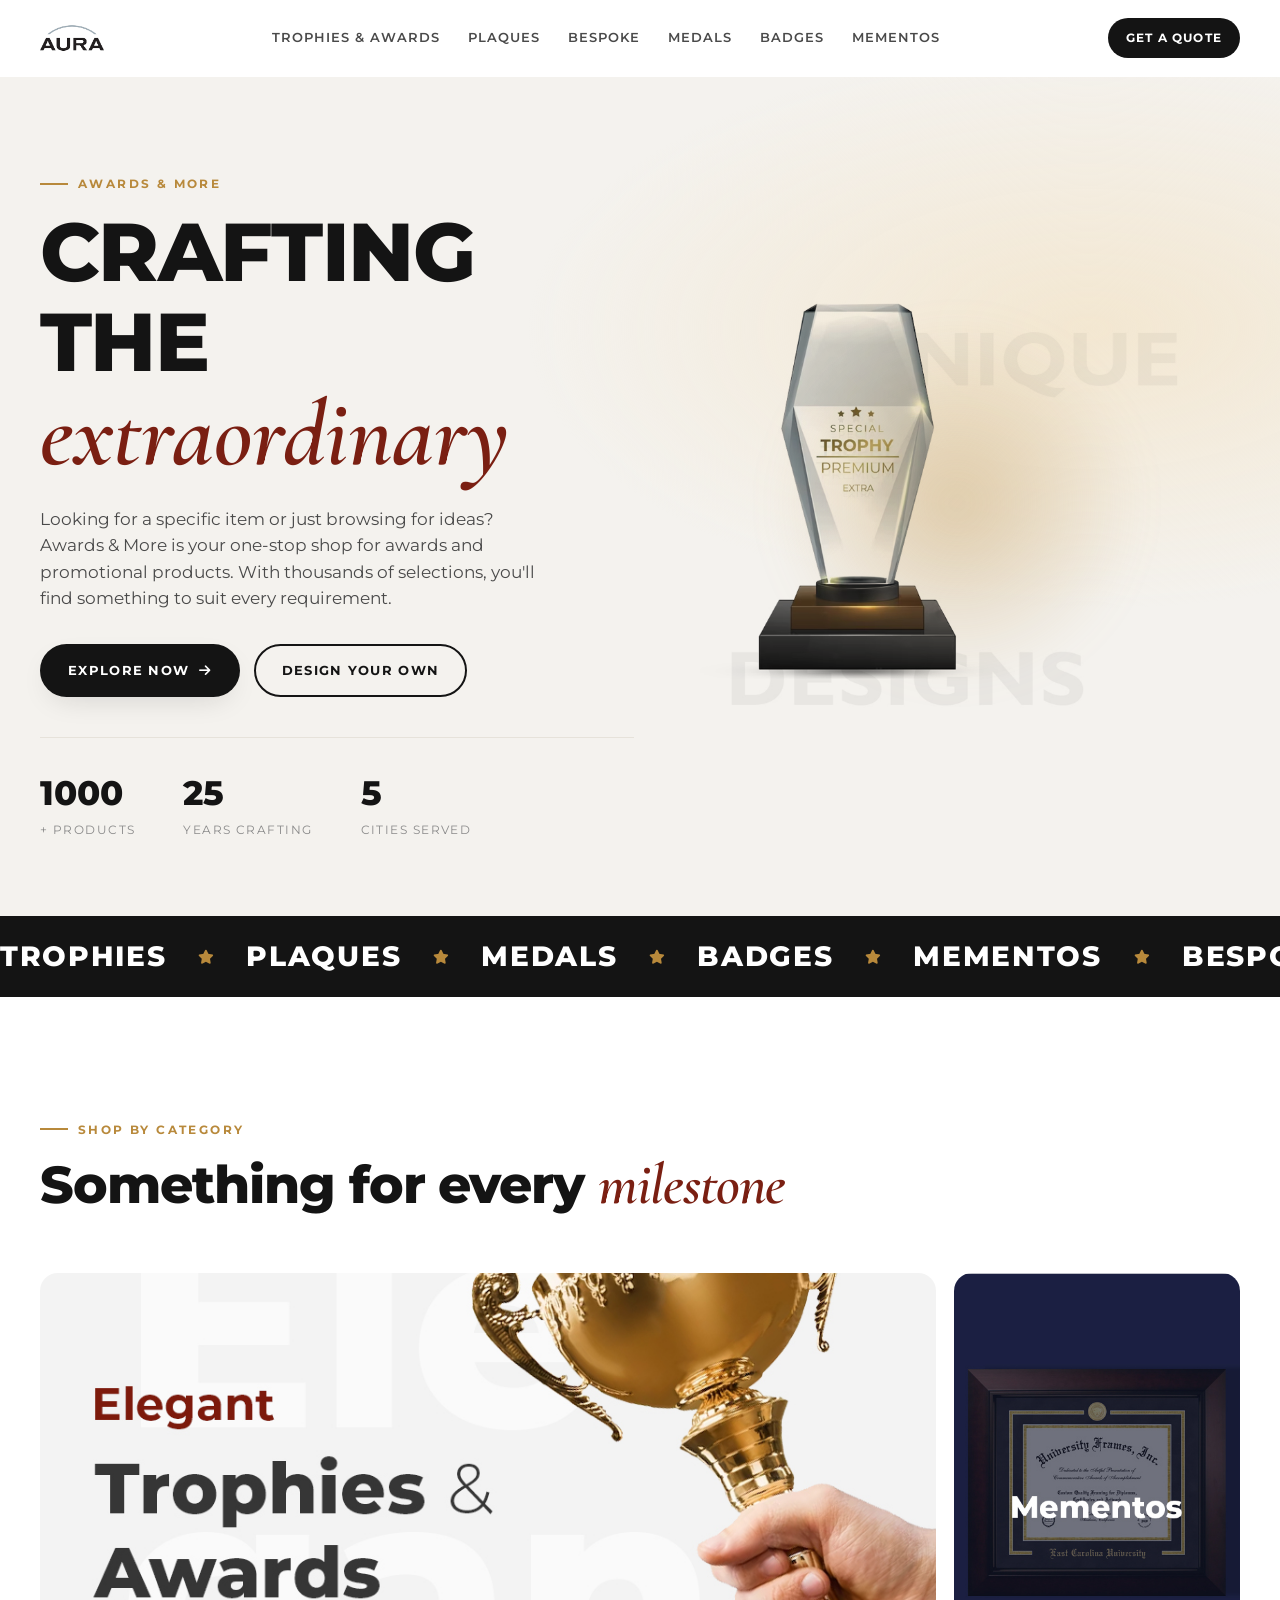
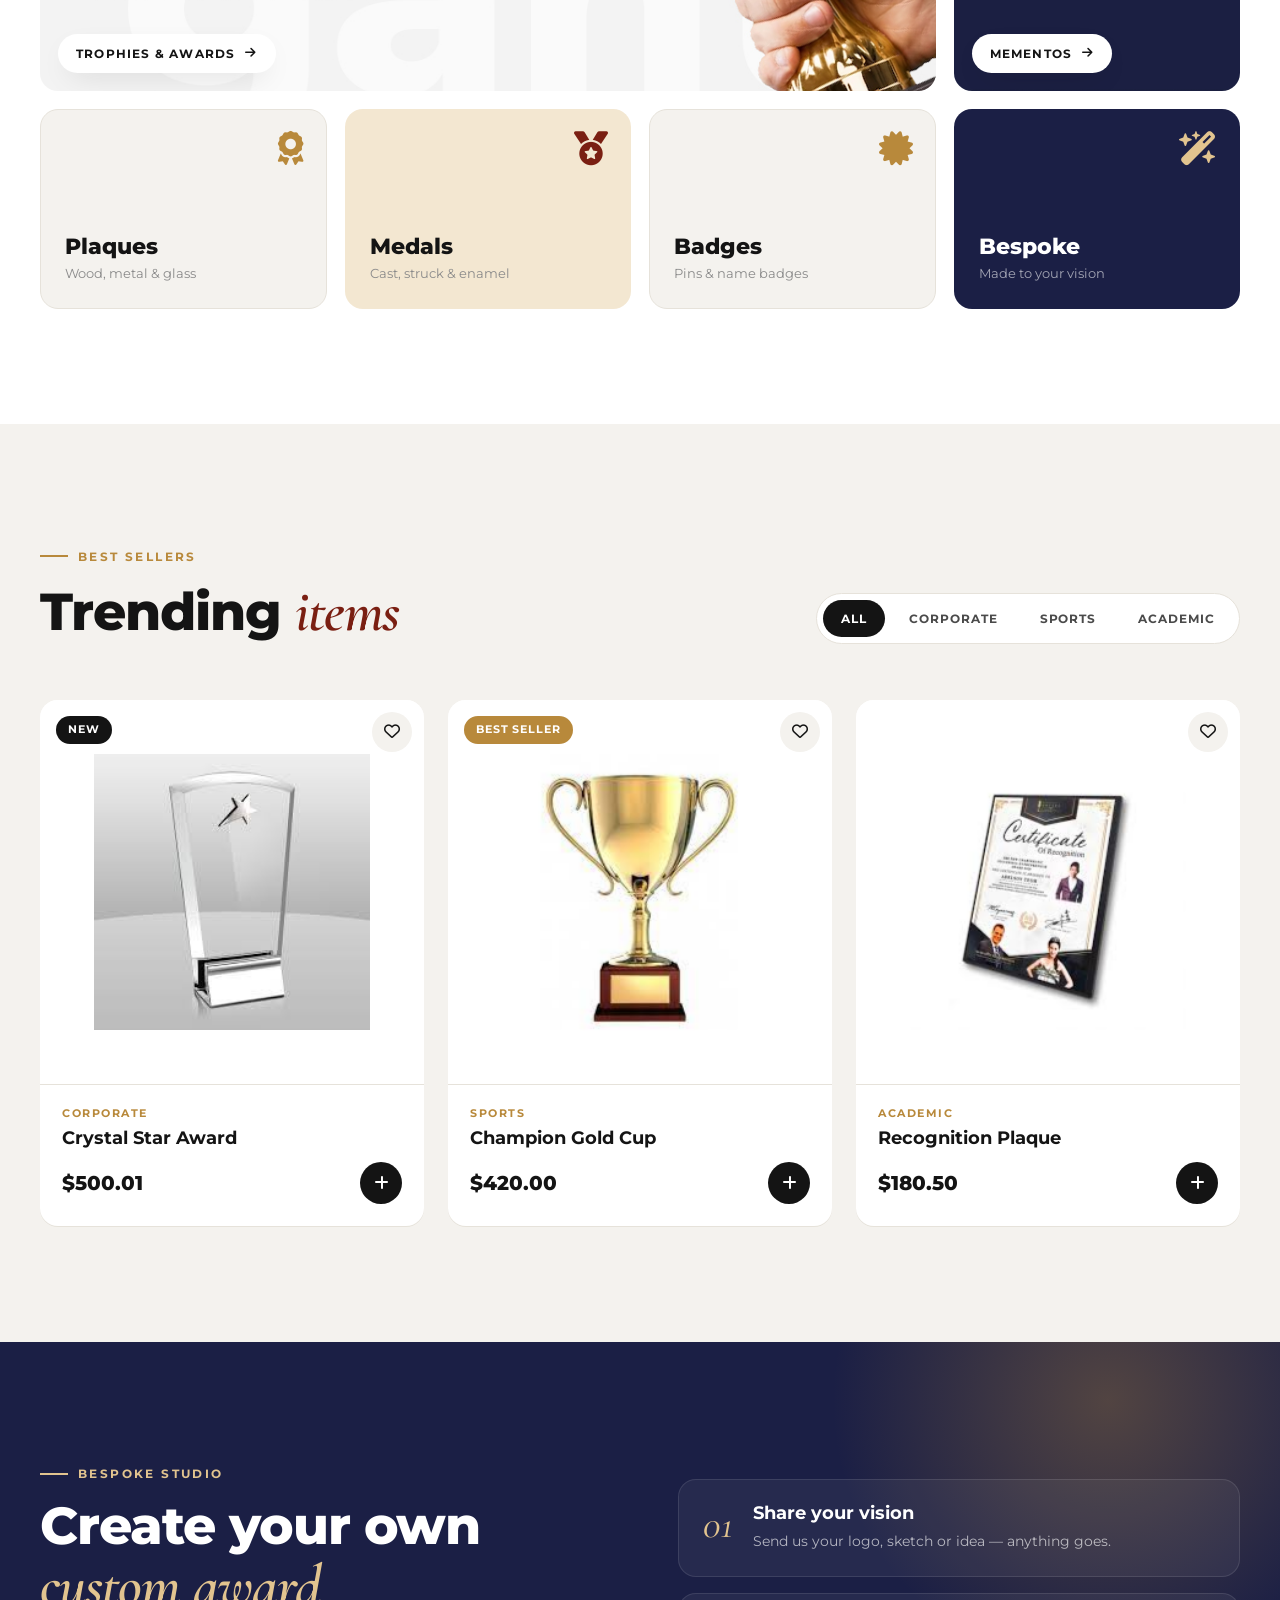
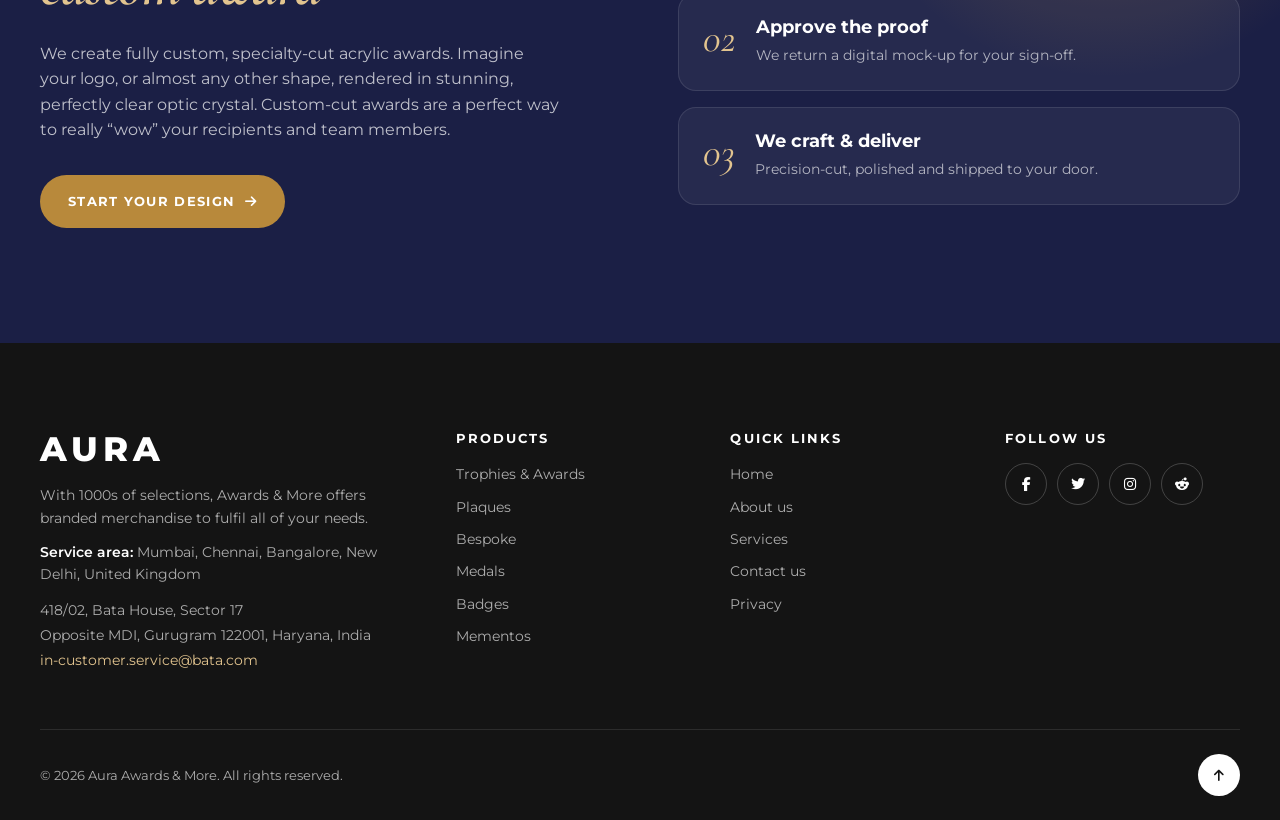
<file: index.html>
<!DOCTYPE html>
<html lang="en">

<head>
    <meta charset="UTF-8">
    <meta name="viewport" content="width=device-width, initial-scale=1.0">
    <title>Aura — Awards &amp; More</title>
    <meta name="description" content="Aura Awards & More: trophies, plaques, medals, badges, mementos and bespoke custom awards.">

    <link rel="preconnect" href="https://fonts.googleapis.com">
    <link rel="preconnect" href="https://fonts.gstatic.com" crossorigin>
    <link rel="stylesheet"
        href="https://fonts.googleapis.com/css2?family=Montserrat:wght@400;500;600;700;800&family=Cormorant+Garamond:ital,wght@1,500;1,600&display=swap">
    <link rel="stylesheet" href="https://cdnjs.cloudflare.com/ajax/libs/font-awesome/6.1.1/css/all.min.css"
        integrity="sha512-KfkfwYDsLkIlwQp6LFnl8zNdLGxu9YAA1QvwINks4PhcElQSvqcyVLLD9aMhXd13uQjoXtEKNosOWaZqXgel0g=="
        crossorigin="anonymous" referrerpolicy="no-referrer" />
    <link rel="stylesheet" href="index.css">
    <script>document.documentElement.classList.add("js");</script>
</head>

<body>
    <!-- ========== NAVBAR ========== -->
    <header class="nav" id="nav">
        <div class="wrap nav__inner">
            <a class="nav__brand" href="#top" aria-label="Aura home">
                <img src="Pictures/download.png" alt="Aura logo">
            </a>

            <nav class="nav__menu" id="navMenu" aria-label="Main">
                <a href="#categories">Trophies &amp; Awards</a>
                <a href="#categories">Plaques</a>
                <a href="#custom">Bespoke</a>
                <a href="#categories">Medals</a>
                <a href="#categories">Badges</a>
                <a href="#categories">Mementos</a>
            </nav>

            <a class="nav__cta" href="#custom">Get a quote</a>

            <button class="nav__toggle" id="navToggle" aria-label="Open menu" aria-expanded="false"
                aria-controls="navMenu">
                <span></span><span></span><span></span>
            </button>
        </div>
    </header>

    <main id="top">
        <!-- ========== HERO ========== -->
        <section class="hero">
            <div class="wrap hero__grid">
                <div class="hero__text">
                    <p class="eyebrow reveal">Awards &amp; More</p>
                    <h1 class="hero__title reveal" style="--d:.1s">
                        Crafting the <em>extraordinary</em>
                    </h1>
                    <p class="hero__lead reveal" style="--d:.2s">
                        Looking for a specific item or just browsing for ideas? Awards &amp; More is your one-stop
                        shop for awards and promotional products. With thousands of selections, you'll find
                        something to suit every requirement.
                    </p>
                    <div class="hero__actions reveal" style="--d:.3s">
                        <a href="#trending" class="btn btn--dark">Explore now <i class="fa-solid fa-arrow-right"></i></a>
                        <a href="#custom" class="btn btn--line">Design your own</a>
                    </div>
                    <ul class="hero__stats reveal" style="--d:.4s">
                        <li><strong data-count="1000">0</strong><span>+ products</span></li>
                        <li><strong data-count="25">0</strong><span>years crafting</span></li>
                        <li><strong data-count="5">0</strong><span>cities served</span></li>
                    </ul>
                </div>
                <div class="hero__media reveal" style="--d:.2s">
                    <div class="hero__glow" aria-hidden="true"></div>
                    <img src="Pictures/s1.png" alt="Premium crystal trophy on a black base" class="hero__img">
                </div>
            </div>
        </section>

        <!-- ========== MARQUEE ========== -->
        <div class="marquee" aria-hidden="true">
            <div class="marquee__track">
                <span>Trophies</span><i class="fa-solid fa-star"></i>
                <span>Plaques</span><i class="fa-solid fa-star"></i>
                <span>Medals</span><i class="fa-solid fa-star"></i>
                <span>Badges</span><i class="fa-solid fa-star"></i>
                <span>Mementos</span><i class="fa-solid fa-star"></i>
                <span>Bespoke</span><i class="fa-solid fa-star"></i>
                <span>Trophies</span><i class="fa-solid fa-star"></i>
                <span>Plaques</span><i class="fa-solid fa-star"></i>
                <span>Medals</span><i class="fa-solid fa-star"></i>
                <span>Badges</span><i class="fa-solid fa-star"></i>
                <span>Mementos</span><i class="fa-solid fa-star"></i>
                <span>Bespoke</span><i class="fa-solid fa-star"></i>
            </div>
        </div>

        <!-- ========== CATEGORIES (bento) ========== -->
        <section class="section" id="categories">
            <div class="wrap">
                <div class="section__head reveal">
                    <p class="eyebrow">Shop by category</p>
                    <h2 class="section__title">Something for every <em>milestone</em></h2>
                </div>

                <div class="bento">
                    <a href="#trending" class="tile tile--photo tile--wide reveal">
                        <img src="Pictures/1.png" alt="Hand holding a gold trophy cup — Elegant Trophies & Awards">
                        <span class="tile__tag">Trophies &amp; Awards <i class="fa-solid fa-arrow-right"></i></span>
                    </a>
                    <a href="#trending" class="tile tile--photo tile--tall reveal" style="--d:.1s">
                        <img src="Pictures/3.png" alt="Framed university diploma — Mementos">
                        <span class="tile__tag">Mementos <i class="fa-solid fa-arrow-right"></i></span>
                    </a>
                    <a href="#trending" class="tile tile--icon reveal" style="--d:.15s">
                        <i class="fa-solid fa-award"></i>
                        <h3>Plaques</h3>
                        <p>Wood, metal &amp; glass</p>
                    </a>
                    <a href="#trending" class="tile tile--icon tile--gold reveal" style="--d:.2s">
                        <i class="fa-solid fa-medal"></i>
                        <h3>Medals</h3>
                        <p>Cast, struck &amp; enamel</p>
                    </a>
                    <a href="#trending" class="tile tile--icon reveal" style="--d:.25s">
                        <i class="fa-solid fa-certificate"></i>
                        <h3>Badges</h3>
                        <p>Pins &amp; name badges</p>
                    </a>
                    <a href="#custom" class="tile tile--icon tile--dark reveal" style="--d:.3s">
                        <i class="fa-solid fa-wand-magic-sparkles"></i>
                        <h3>Bespoke</h3>
                        <p>Made to your vision</p>
                    </a>
                </div>
            </div>
        </section>

        <!-- ========== TRENDING ========== -->
        <section class="section section--tint" id="trending">
            <div class="wrap">
                <div class="section__head section__head--row reveal">
                    <div>
                        <p class="eyebrow">Best sellers</p>
                        <h2 class="section__title">Trending <em>items</em></h2>
                    </div>
                    <div class="tabs" role="tablist" aria-label="Filter products">
                        <button class="tabs__btn is-active" data-filter="all" role="tab" aria-selected="true">All</button>
                        <button class="tabs__btn" data-filter="corporate" role="tab" aria-selected="false">Corporate</button>
                        <button class="tabs__btn" data-filter="sports" role="tab" aria-selected="false">Sports</button>
                        <button class="tabs__btn" data-filter="academic" role="tab" aria-selected="false">Academic</button>
                    </div>
                </div>

                <div class="products">
                    <article class="card reveal" data-cat="corporate">
                        <div class="card__media">
                            <span class="card__badge">New</span>
                            <img src="Pictures/download3.jpg" alt="Crystal star acrylic award" loading="lazy">
                            <button class="card__fav" aria-label="Add to wishlist"><i class="fa-regular fa-heart"></i></button>
                        </div>
                        <div class="card__body">
                            <p class="card__cat">Corporate</p>
                            <h3 class="card__name">Crystal Star Award</h3>
                            <div class="card__foot">
                                <span class="card__price">$500.01</span>
                                <button class="card__add" aria-label="Add Crystal Star Award to cart"><i class="fa-solid fa-plus"></i></button>
                            </div>
                        </div>
                    </article>

                    <article class="card reveal" data-cat="sports" style="--d:.1s">
                        <div class="card__media">
                            <span class="card__badge card__badge--gold">Best seller</span>
                            <img src="Pictures/download1.jpg" alt="Gold championship cup on a wooden base" loading="lazy">
                            <button class="card__fav" aria-label="Add to wishlist"><i class="fa-regular fa-heart"></i></button>
                        </div>
                        <div class="card__body">
                            <p class="card__cat">Sports</p>
                            <h3 class="card__name">Champion Gold Cup</h3>
                            <div class="card__foot">
                                <span class="card__price">$420.00</span>
                                <button class="card__add" aria-label="Add Champion Gold Cup to cart"><i class="fa-solid fa-plus"></i></button>
                            </div>
                        </div>
                    </article>

                    <article class="card reveal" data-cat="academic" style="--d:.2s">
                        <div class="card__media">
                            <img src="Pictures/download2.jpg" alt="Certificate of recognition plaque" loading="lazy">
                            <button class="card__fav" aria-label="Add to wishlist"><i class="fa-regular fa-heart"></i></button>
                        </div>
                        <div class="card__body">
                            <p class="card__cat">Academic</p>
                            <h3 class="card__name">Recognition Plaque</h3>
                            <div class="card__foot">
                                <span class="card__price">$180.50</span>
                                <button class="card__add" aria-label="Add Recognition Plaque to cart"><i class="fa-solid fa-plus"></i></button>
                            </div>
                        </div>
                    </article>
                </div>
            </div>
        </section>

        <!-- ========== CUSTOM AWARD ========== -->
        <section class="section custom" id="custom">
            <div class="wrap custom__grid">
                <div class="custom__text">
                    <p class="eyebrow eyebrow--light reveal">Bespoke studio</p>
                    <h2 class="section__title section__title--light reveal" style="--d:.1s">
                        Create your own <em>custom award</em>
                    </h2>
                    <p class="custom__lead reveal" style="--d:.2s">
                        We create fully custom, specialty-cut acrylic awards. Imagine your logo, or almost any other
                        shape, rendered in stunning, perfectly clear optic crystal. Custom-cut awards are a perfect
                        way to really “wow” your recipients and team members.
                    </p>
                    <a href="mailto:in-customer.service@bata.com" class="btn btn--gold reveal" style="--d:.3s">
                        Start your design <i class="fa-solid fa-arrow-right"></i>
                    </a>
                </div>

                <ol class="steps">
                    <li class="step reveal" style="--d:.1s">
                        <span class="step__num">01</span>
                        <div>
                            <h3>Share your vision</h3>
                            <p>Send us your logo, sketch or idea — anything goes.</p>
                        </div>
                    </li>
                    <li class="step reveal" style="--d:.2s">
                        <span class="step__num">02</span>
                        <div>
                            <h3>Approve the proof</h3>
                            <p>We return a digital mock-up for your sign-off.</p>
                        </div>
                    </li>
                    <li class="step reveal" style="--d:.3s">
                        <span class="step__num">03</span>
                        <div>
                            <h3>We craft &amp; deliver</h3>
                            <p>Precision-cut, polished and shipped to your door.</p>
                        </div>
                    </li>
                </ol>
            </div>
        </section>
    </main>

    <!-- ========== FOOTER ========== -->
    <footer class="footer">
        <div class="wrap footer__grid">
            <div class="footer__about">
                <h3 class="footer__brand">AURA</h3>
                <p>With 1000s of selections, Awards &amp; More offers branded merchandise to fulfil all of your needs.</p>
                <p><strong>Service area:</strong> Mumbai, Chennai, Bangalore, New Delhi, United Kingdom</p>
                <address>
                    418/02, Bata House, Sector 17<br>
                    Opposite MDI, Gurugram 122001, Haryana, India<br>
                    <a href="mailto:in-customer.service@bata.com">in-customer.service@bata.com</a>
                </address>
            </div>

            <div>
                <h4>Products</h4>
                <ul>
                    <li><a href="#categories">Trophies &amp; Awards</a></li>
                    <li><a href="#categories">Plaques</a></li>
                    <li><a href="#custom">Bespoke</a></li>
                    <li><a href="#categories">Medals</a></li>
                    <li><a href="#categories">Badges</a></li>
                    <li><a href="#categories">Mementos</a></li>
                </ul>
            </div>

            <div>
                <h4>Quick links</h4>
                <ul>
                    <li><a href="#top">Home</a></li>
                    <li><a href="#">About us</a></li>
                    <li><a href="#">Services</a></li>
                    <li><a href="#">Contact us</a></li>
                    <li><a href="#">Privacy</a></li>
                </ul>
            </div>

            <div>
                <h4>Follow us</h4>
                <div class="socials">
                    <a href="#" aria-label="Facebook"><i class="fa-brands fa-facebook-f"></i></a>
                    <a href="#" aria-label="Twitter"><i class="fa-brands fa-twitter"></i></a>
                    <a href="#" aria-label="Instagram"><i class="fa-brands fa-instagram"></i></a>
                    <a href="#" aria-label="Reddit"><i class="fa-brands fa-reddit-alien"></i></a>
                </div>
            </div>
        </div>
        <div class="wrap footer__bottom">
            <span>© <span id="year">2026</span> Aura Awards &amp; More. All rights reserved.</span>
            <a href="#top" class="footer__top" aria-label="Back to top"><i class="fa-solid fa-arrow-up"></i></a>
        </div>
    </footer>

    <script src="index.js"></script>
</body>

</html>
</file>
<file: index.css>
/* ========== TOKENS ========== */
:root {
  --ink: #141414;
  --ink-soft: #4a4a4a;
  --muted: #8a8a8a;
  --paper: #ffffff;
  --cream: #f4f2ee;
  --line: #e6e2da;
  --gold: #b8893b;
  --gold-soft: #f3e7d1;
  --maroon: #7a1f12;
  --navy: #1b1f45;

  --radius: 18px;
  --shadow: 0 10px 30px -12px rgba(20, 20, 20, .18);
  --shadow-lg: 0 30px 60px -20px rgba(20, 20, 20, .3);
  --ease: cubic-bezier(.22, 1, .36, 1);

  --sans: "Montserrat", system-ui, sans-serif;
  --serif: "Cormorant Garamond", Georgia, serif;
}

/* ========== BASE ========== */
*,
*::before,
*::after { box-sizing: border-box; }

html { scroll-behavior: smooth; scroll-padding-top: 80px; }

body {
  margin: 0;
  font-family: var(--sans);
  color: var(--ink);
  background: var(--paper);
  line-height: 1.6;
  -webkit-font-smoothing: antialiased;
  overflow-x: hidden;
}

img { max-width: 100%; display: block; }
a { color: inherit; text-decoration: none; }
h1, h2, h3, h4 { margin: 0; line-height: 1.1; }
p { margin: 0; }
button { font: inherit; cursor: pointer; }

em {
  font-family: var(--serif);
  font-style: italic;
  font-weight: 600;
  color: var(--maroon);
}

.wrap {
  width: min(1200px, 100% - 32px);
  margin-inline: auto;
}

.eyebrow {
  display: inline-flex;
  align-items: center;
  gap: 10px;
  font-size: 12px;
  font-weight: 700;
  letter-spacing: .2em;
  text-transform: uppercase;
  color: var(--gold);
  margin-bottom: 14px;
}
.eyebrow::before {
  content: "";
  width: 28px;
  height: 2px;
  background: currentColor;
}
.eyebrow--light { color: #e2c48f; }

/* ========== BUTTONS ========== */
.btn {
  display: inline-flex;
  align-items: center;
  gap: 10px;
  padding: 14px 26px;
  border-radius: 999px;
  font-size: 13px;
  font-weight: 700;
  letter-spacing: .1em;
  text-transform: uppercase;
  border: 2px solid transparent;
  transition: transform .3s var(--ease), background .3s, color .3s, box-shadow .3s;
}
.btn i { transition: transform .3s var(--ease); }
.btn:hover { transform: translateY(-2px); }
.btn:hover i { transform: translateX(4px); }

.btn--dark { background: var(--ink); color: #fff; box-shadow: var(--shadow); }
.btn--dark:hover { background: var(--maroon); }
.btn--line { border-color: var(--ink); }
.btn--line:hover { background: var(--ink); color: #fff; }
.btn--gold { background: var(--gold); color: #fff; }
.btn--gold:hover { background: #fff; color: var(--ink); }

/* ========== NAV ========== */
.nav {
  position: sticky;
  top: 0;
  z-index: 50;
  background: rgba(255, 255, 255, .85);
  backdrop-filter: saturate(160%) blur(12px);
  -webkit-backdrop-filter: saturate(160%) blur(12px);
  border-bottom: 1px solid transparent;
  transition: border-color .3s, box-shadow .3s;
}
.nav.is-scrolled {
  border-color: var(--line);
  box-shadow: 0 6px 20px -16px rgba(0, 0, 0, .3);
}
.nav__inner {
  display: flex;
  align-items: center;
  gap: 24px;
  height: 76px;
  transition: height .3s var(--ease);
}
.nav.is-scrolled .nav__inner { height: 64px; }

.nav__brand img { width: 64px; transition: width .3s var(--ease); }
.nav.is-scrolled .nav__brand img { width: 54px; }

.nav__menu {
  display: flex;
  gap: 4px;
  margin-inline: auto;
}
.nav__menu a {
  position: relative;
  padding: 10px 12px;
  font-size: 12.5px;
  font-weight: 600;
  letter-spacing: .08em;
  text-transform: uppercase;
  color: var(--ink-soft);
  transition: color .2s;
}
.nav__menu a::after {
  content: "";
  position: absolute;
  left: 12px;
  right: 12px;
  bottom: 4px;
  height: 2px;
  background: var(--gold);
  transform: scaleX(0);
  transform-origin: right;
  transition: transform .35s var(--ease);
}
.nav__menu a:hover { color: var(--ink); }
.nav__menu a:hover::after { transform: scaleX(1); transform-origin: left; }

.nav__cta {
  font-size: 12px;
  font-weight: 700;
  letter-spacing: .1em;
  text-transform: uppercase;
  padding: 10px 18px;
  border-radius: 999px;
  background: var(--ink);
  color: #fff;
  transition: background .3s;
}
.nav__cta:hover { background: var(--maroon); }

.nav__toggle {
  display: none;
  flex-direction: column;
  justify-content: center;
  gap: 5px;
  width: 44px;
  height: 44px;
  margin-left: auto;
  padding: 0 10px;
  background: none;
  border: 0;
}
.nav__toggle span {
  height: 2px;
  background: var(--ink);
  border-radius: 2px;
  transition: transform .35s var(--ease), opacity .2s;
}
.nav__toggle[aria-expanded="true"] span:nth-child(1) { transform: translateY(7px) rotate(45deg); }
.nav__toggle[aria-expanded="true"] span:nth-child(2) { opacity: 0; }
.nav__toggle[aria-expanded="true"] span:nth-child(3) { transform: translateY(-7px) rotate(-45deg); }

/* ========== HERO ========== */
.hero {
  position: relative;
  padding: clamp(40px, 7vw, 90px) 0 clamp(40px, 6vw, 80px);
  background:
    radial-gradient(800px 400px at 85% 30%, var(--gold-soft), transparent 70%),
    var(--cream);
  overflow: hidden;
}
.hero__grid {
  display: grid;
  grid-template-columns: 1.05fr 1fr;
  align-items: center;
  gap: 40px;
}
.hero__title {
  font-size: clamp(40px, 6.4vw, 84px);
  font-weight: 800;
  letter-spacing: -.02em;
  text-transform: uppercase;
}
.hero__title em {
  display: block;
  text-transform: none;
  font-size: 1.15em;
  letter-spacing: 0;
  line-height: 1;
}
.hero__lead {
  margin-top: 24px;
  max-width: 520px;
  font-size: clamp(15px, 1.3vw, 17px);
  color: var(--ink-soft);
}
.hero__actions {
  display: flex;
  flex-wrap: wrap;
  gap: 14px;
  margin-top: 32px;
}
.hero__stats {
  display: flex;
  gap: clamp(20px, 4vw, 48px);
  list-style: none;
  padding: 28px 0 0;
  margin: 40px 0 0;
  border-top: 1px solid var(--line);
}
.hero__stats li { display: flex; flex-direction: column; }
.hero__stats strong { font-size: clamp(24px, 3vw, 34px); font-weight: 800; }
.hero__stats span {
  font-size: 12px;
  text-transform: uppercase;
  letter-spacing: .12em;
  color: var(--muted);
}

.hero__media {
  position: relative;
  display: grid;
  place-items: center;
}
.hero__glow {
  position: absolute;
  width: 70%;
  aspect-ratio: 1;
  border-radius: 50%;
  background: radial-gradient(circle, rgba(184, 137, 59, .35), transparent 65%);
  filter: blur(20px);
  animation: pulse 6s ease-in-out infinite;
}
.hero__img {
  position: relative;
  width: min(560px, 100%);
  mix-blend-mode: multiply;
  animation: float 6s ease-in-out infinite;
}

/* ========== MARQUEE ========== */
.marquee {
  overflow: hidden;
  background: var(--ink);
  color: #fff;
  padding: 18px 0;
}
.marquee__track {
  display: flex;
  align-items: center;
  gap: 32px;
  width: max-content;
  animation: marquee 30s linear infinite;
}
.marquee span {
  font-size: clamp(18px, 2.4vw, 28px);
  font-weight: 800;
  text-transform: uppercase;
  letter-spacing: .06em;
}
.marquee i { color: var(--gold); font-size: 14px; }

/* ========== SECTIONS ========== */
.section { padding: clamp(64px, 9vw, 120px) 0; }
.section--tint { background: var(--cream); }

.section__head { margin-bottom: clamp(32px, 5vw, 56px); }
.section__head--row {
  display: flex;
  flex-wrap: wrap;
  align-items: flex-end;
  justify-content: space-between;
  gap: 24px;
}
.section__title {
  font-size: clamp(30px, 4.4vw, 52px);
  font-weight: 800;
  letter-spacing: -.02em;
}
.section__title em { font-size: 1.12em; }
.section__title--light { color: #fff; }
.section__title--light em { color: #e2c48f; }

/* ========== BENTO ========== */
.bento {
  display: grid;
  grid-template-columns: repeat(4, 1fr);
  grid-auto-rows: 200px;
  gap: 18px;
}
.tile {
  position: relative;
  border-radius: var(--radius);
  overflow: hidden;
  isolation: isolate;
  transition: transform .5s var(--ease), box-shadow .5s var(--ease);
}
.tile:hover { transform: translateY(-6px); box-shadow: var(--shadow-lg); }

.tile--wide { grid-column: span 3; grid-row: span 2; }
.tile--tall { grid-column: span 1; grid-row: span 2; }

.tile--photo img {
  width: 100%;
  height: 100%;
  object-fit: cover;
  transition: transform .9s var(--ease);
}
.tile--photo:hover img { transform: scale(1.06); }
.tile--tall img { object-position: center; }

.tile__tag {
  position: absolute;
  left: 18px;
  bottom: 18px;
  display: inline-flex;
  align-items: center;
  gap: 10px;
  padding: 10px 18px;
  border-radius: 999px;
  background: #fff;
  font-size: 12px;
  font-weight: 700;
  letter-spacing: .1em;
  text-transform: uppercase;
  box-shadow: var(--shadow);
}
.tile__tag i { transition: transform .3s var(--ease); }
.tile:hover .tile__tag i { transform: translateX(4px); }

.tile--icon {
  display: flex;
  flex-direction: column;
  justify-content: flex-end;
  padding: 24px;
  background: var(--cream);
  border: 1px solid var(--line);
}
.tile--icon i {
  position: absolute;
  top: 22px;
  right: 22px;
  font-size: 34px;
  color: var(--gold);
  transition: transform .6s var(--ease);
}
.tile--icon:hover i { transform: rotate(-12deg) scale(1.15); }
.tile--icon h3 { font-size: 22px; font-weight: 800; }
.tile--icon p { margin-top: 4px; font-size: 13px; color: var(--muted); }

.tile--gold { background: var(--gold-soft); border-color: transparent; }
.tile--gold i { color: var(--maroon); }
.tile--dark { background: var(--navy); border-color: transparent; color: #fff; }
.tile--dark p { color: rgba(255, 255, 255, .6); }
.tile--dark i { color: #e2c48f; }

/* ========== TABS ========== */
.tabs {
  display: flex;
  flex-wrap: wrap;
  gap: 6px;
  padding: 6px;
  background: #fff;
  border-radius: 999px;
  border: 1px solid var(--line);
}
.tabs__btn {
  padding: 9px 18px;
  border: 0;
  border-radius: 999px;
  background: transparent;
  font-size: 12px;
  font-weight: 700;
  letter-spacing: .08em;
  text-transform: uppercase;
  color: var(--ink-soft);
  transition: background .3s, color .3s;
}
.tabs__btn:hover { color: var(--ink); }
.tabs__btn.is-active { background: var(--ink); color: #fff; }

/* ========== PRODUCT CARDS ========== */
.products {
  display: grid;
  grid-template-columns: repeat(3, 1fr);
  gap: 24px;
}
.card {
  background: #fff;
  border-radius: var(--radius);
  overflow: hidden;
  box-shadow: 0 1px 0 var(--line);
  transition: transform .5s var(--ease), box-shadow .5s var(--ease), opacity .4s;
}
.card:hover { transform: translateY(-8px); box-shadow: var(--shadow-lg); }
.card.is-hidden { display: none; }

.card__media {
  position: relative;
  aspect-ratio: 1 / 1;
  display: grid;
  place-items: center;
  background: #fff;
  overflow: hidden;
}
.card__media img {
  width: 72%;
  mix-blend-mode: multiply;
  transition: transform .7s var(--ease);
}
.card:hover .card__media img { transform: scale(1.08) rotate(-2deg); }

.card__badge {
  position: absolute;
  top: 16px;
  left: 16px;
  z-index: 1;
  padding: 5px 12px;
  border-radius: 999px;
  background: var(--ink);
  color: #fff;
  font-size: 11px;
  font-weight: 700;
  letter-spacing: .08em;
  text-transform: uppercase;
}
.card__badge--gold { background: var(--gold); }

.card__fav {
  position: absolute;
  top: 12px;
  right: 12px;
  width: 40px;
  height: 40px;
  border: 0;
  border-radius: 50%;
  background: var(--cream);
  color: var(--ink);
  transition: transform .3s var(--ease), background .3s, color .3s;
}
.card__fav:hover { transform: scale(1.1); }
.card__fav.is-on { background: var(--maroon); color: #fff; }
.card__fav.is-on i { animation: pop .4s var(--ease); }

.card__body { padding: 20px 22px 22px; border-top: 1px solid var(--line); }
.card__cat {
  font-size: 11px;
  font-weight: 700;
  letter-spacing: .14em;
  text-transform: uppercase;
  color: var(--gold);
}
.card__name { margin-top: 6px; font-size: 18px; font-weight: 700; }
.card__foot {
  display: flex;
  align-items: center;
  justify-content: space-between;
  margin-top: 14px;
}
.card__price { font-size: 20px; font-weight: 800; }
.card__add {
  width: 42px;
  height: 42px;
  border: 0;
  border-radius: 50%;
  background: var(--ink);
  color: #fff;
  transition: background .3s, transform .4s var(--ease);
}
.card__add:hover { background: var(--maroon); transform: rotate(90deg); }
.card__add.is-added { background: #2f7d4f; }

/* ========== CUSTOM ========== */
.custom {
  position: relative;
  background: var(--navy);
  color: #fff;
  overflow: hidden;
}
.custom::before {
  content: "";
  position: absolute;
  inset: -40% -10% auto auto;
  width: 600px;
  aspect-ratio: 1;
  border-radius: 50%;
  background: radial-gradient(circle, rgba(184, 137, 59, .35), transparent 65%);
  animation: pulse 8s ease-in-out infinite;
}
.custom__grid {
  position: relative;
  display: grid;
  grid-template-columns: 1fr 1fr;
  gap: clamp(40px, 6vw, 80px);
  align-items: center;
}
.custom__lead {
  margin: 22px 0 32px;
  max-width: 520px;
  color: rgba(255, 255, 255, .72);
}

.steps {
  list-style: none;
  margin: 0;
  padding: 0;
  display: grid;
  gap: 16px;
}
.step {
  display: flex;
  gap: 20px;
  align-items: flex-start;
  padding: 24px;
  border-radius: var(--radius);
  background: rgba(255, 255, 255, .05);
  border: 1px solid rgba(255, 255, 255, .1);
  transition: background .4s, transform .5s var(--ease), border-color .4s;
}
.step:hover {
  background: rgba(255, 255, 255, .09);
  border-color: rgba(226, 196, 143, .5);
  transform: translateX(8px);
}
.step__num {
  font-family: var(--serif);
  font-style: italic;
  font-size: 40px;
  line-height: 1;
  color: #e2c48f;
}
.step h3 { font-size: 18px; font-weight: 700; }
.step p { margin-top: 6px; font-size: 14px; color: rgba(255, 255, 255, .65); }

/* ========== FOOTER ========== */
.footer {
  background: var(--ink);
  color: rgba(255, 255, 255, .65);
  padding-top: clamp(56px, 7vw, 88px);
  font-size: 14px;
}
.footer__grid {
  display: grid;
  grid-template-columns: 1.6fr 1fr 1fr 1fr;
  gap: 40px;
}
.footer__brand {
  font-size: 34px;
  font-weight: 800;
  letter-spacing: .15em;
  color: #fff;
  margin-bottom: 16px;
}
.footer__about p { margin-bottom: 12px; max-width: 340px; }
.footer__about strong { color: #fff; font-weight: 600; }
.footer address { font-style: normal; line-height: 1.8; }
.footer address a { color: #e2c48f; }

.footer h4 {
  color: #fff;
  font-size: 13px;
  font-weight: 700;
  letter-spacing: .16em;
  text-transform: uppercase;
  margin-bottom: 18px;
}
.footer ul { list-style: none; margin: 0; padding: 0; display: grid; gap: 10px; }
.footer ul a { position: relative; transition: color .2s, padding .3s var(--ease); }
.footer ul a:hover { color: #fff; padding-left: 8px; }

.socials { display: flex; gap: 10px; flex-wrap: wrap; }
.socials a {
  display: grid;
  place-items: center;
  width: 42px;
  height: 42px;
  border-radius: 50%;
  border: 1px solid rgba(255, 255, 255, .2);
  color: #fff;
  transition: background .3s, border-color .3s, transform .3s var(--ease);
}
.socials a:hover { background: var(--gold); border-color: var(--gold); transform: translateY(-3px); }

.footer__bottom {
  display: flex;
  align-items: center;
  justify-content: space-between;
  gap: 16px;
  margin-top: 56px;
  padding: 24px 0;
  border-top: 1px solid rgba(255, 255, 255, .1);
  font-size: 13px;
}
.footer__top {
  display: grid;
  place-items: center;
  width: 42px;
  height: 42px;
  border-radius: 50%;
  background: #fff;
  color: var(--ink);
  transition: transform .3s var(--ease);
}
.footer__top:hover { transform: translateY(-4px); }

/* ========== REVEAL ANIMATION ========== */
.js .reveal {
  opacity: 0;
  transform: translateY(32px);
  transition: opacity .9s var(--ease) var(--d, 0s), transform .9s var(--ease) var(--d, 0s);
}
.js .reveal.is-in { opacity: 1; transform: none; }

@keyframes float {
  0%, 100% { transform: translateY(0) rotate(0); }
  50% { transform: translateY(-16px) rotate(-1deg); }
}
@keyframes pulse {
  0%, 100% { opacity: .7; transform: scale(1); }
  50% { opacity: 1; transform: scale(1.08); }
}
@keyframes marquee {
  to { transform: translateX(-50%); }
}
@keyframes pop {
  50% { transform: scale(1.4); }
}

/* ========== RESPONSIVE ========== */
@media (max-width: 1024px) {
  .nav__cta { display: none; }
  .bento { grid-template-columns: repeat(3, 1fr); }
  .tile--wide { grid-column: span 2; }
  .footer__grid { grid-template-columns: 1fr 1fr; }
}

@media (max-width: 860px) {
  .nav__toggle { display: flex; }
  .nav__menu {
    position: absolute;
    top: 100%;
    left: 0;
    right: 0;
    flex-direction: column;
    gap: 0;
    padding: 12px 16px 24px;
    background: #fff;
    border-bottom: 1px solid var(--line);
    box-shadow: var(--shadow);
    transform: translateY(-12px);
    opacity: 0;
    visibility: hidden;
    transition: transform .4s var(--ease), opacity .3s, visibility .3s;
  }
  .nav__menu.is-open { transform: none; opacity: 1; visibility: visible; }
  .nav__menu a { padding: 14px 4px; font-size: 14px; border-bottom: 1px solid var(--line); }
  .nav__menu a::after { display: none; }

  .hero__grid,
  .custom__grid { grid-template-columns: 1fr; }
  .hero__media { order: -1; }
  .hero__img { width: min(380px, 80%); }

  .products { grid-template-columns: repeat(2, 1fr); }
}

@media (max-width: 600px) {
  .bento { grid-template-columns: 1fr 1fr; grid-auto-rows: 160px; gap: 12px; }
  .tile--wide { grid-column: span 2; grid-row: span 2; background: #f3f3f3; }
  .tile--wide img { object-fit: contain; }
  .tile--tall { grid-column: span 2; grid-row: span 2; }
  .tile--icon { padding: 16px; }
  .tile--icon i { top: 16px; right: 16px; font-size: 26px; }
  .tile--icon h3 { font-size: 18px; }

  .products { grid-template-columns: 1fr; }
  .tabs { width: 100%; justify-content: space-between; }
  .tabs { flex-wrap: nowrap; gap: 2px; }
  .tabs__btn { padding: 8px 4px; flex: 1; font-size: 10.5px; letter-spacing: .04em; }

  .hero__actions .btn { flex: 1; justify-content: center; padding: 14px 12px; white-space: nowrap; letter-spacing: .06em; }
  .hero__stats { justify-content: space-between; }

  .footer__grid { grid-template-columns: 1fr; gap: 32px; }
}

@media (prefers-reduced-motion: reduce) {
  *, *::before, *::after {
    animation: none !important;
    transition: none !important;
  }
  html { scroll-behavior: auto; }
  .js .reveal { opacity: 1; transform: none; }
}
</file>
